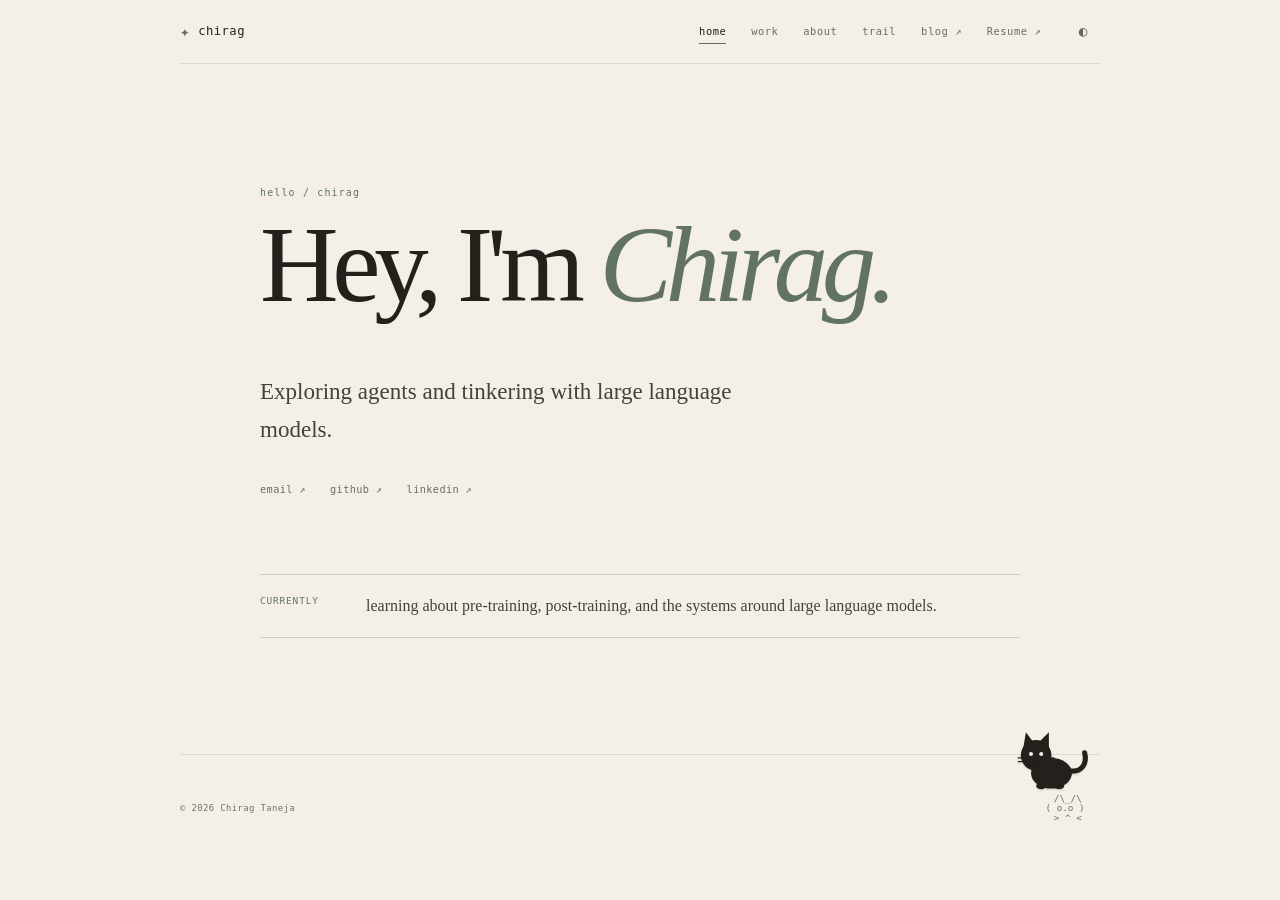
<file: index.html>
<!doctype html>
<html lang="en">
<head>
  <meta charset="utf-8">
  <meta name="viewport" content="width=device-width, initial-scale=1">
  <meta name="description" content="Chirag Taneja — exploring agents and tinkering with large language models.">
  <meta name="theme-color" content="#f4f0e8">
  <meta name="color-scheme" content="light dark">
  <link rel="canonical" href="https://ctxnn.github.io/personal-portfolio/">
  <meta property="og:type" content="website">
  <meta property="og:site_name" content="Chirag Taneja">
  <meta property="og:title" content="Chirag Taneja — AI Researcher &amp; Builder">
  <meta property="og:description" content="Exploring agents and tinkering with large language models.">
  <meta property="og:url" content="https://ctxnn.github.io/personal-portfolio/">
  <meta property="og:image" content="https://ctxnn.github.io/personal-portfolio/og-image.png">
  <meta property="og:image:type" content="image/png">
  <meta property="og:image:width" content="1200">
  <meta property="og:image:height" content="630">
  <meta property="og:image:alt" content="Chirag Taneja — AI researcher and builder">
  <meta name="twitter:card" content="summary_large_image">
  <meta name="twitter:title" content="Chirag Taneja — AI Researcher &amp; Builder">
  <meta name="twitter:description" content="Exploring agents and tinkering with large language models.">
  <meta name="twitter:image" content="https://ctxnn.github.io/personal-portfolio/og-image.png">
  <meta name="twitter:image:alt" content="Chirag Taneja — AI researcher and builder">
  <title>Chirag Taneja</title>
  <link rel="icon" href="favicon.svg" type="image/svg+xml">
  <link rel="apple-touch-icon" href="apple-touch-icon.png">
  <link rel="stylesheet" href="styles.css">
</head>
<body>
  <a class="skip-link" href="#main">Skip to content</a>
  <div class="page">
    <header class="site-header">
      <a class="wordmark" href="index.html" aria-label="Chirag — home"><span aria-hidden="true">✦</span>chirag</a>
      <nav aria-label="Primary navigation">
        <a aria-current="page" href="index.html">home</a>
        <a href="work.html">work</a>
        <a href="about.html">about</a>
        <a href="trail.html">trail</a>
        <a href="https://ctxnn.github.io/blog/" target="_blank" rel="noreferrer">blog <span aria-hidden="true">↗</span></a>
        <a href="Chirag_Taneja_Resume_Final_August.pdf" target="_blank" rel="noreferrer">Resume <span aria-hidden="true">↗</span></a>
        <button class="theme-toggle" id="themeToggle" type="button" aria-label="Switch to dark mode">◐</button>
      </nav>
    </header>

    <main id="main">
      <section class="home-hero" aria-labelledby="hero-title">
        <p class="eyebrow">hello / chirag</p>
	<h1 id="hero-title">Hey, I'm <em>Chirag.</em></h1>
        <p class="hero-intro">Exploring agents and tinkering with large language models.</p>

        <div class="hero-links" aria-label="Contact and profile links">
          <a href="mailto:chiragtaneja.work@gmail.com">email ↗</a>
          <a href="https://github.com/ctxnn" target="_blank" rel="noreferrer">github ↗</a>
          <a href="https://www.linkedin.com/in/chirag-taneja20" target="_blank" rel="noreferrer">linkedin ↗</a>
        </div>

        <div class="now-line">
          <span>currently</span>
          <p>learning about pre-training, post-training, and the systems around large language models.</p>
        </div>
      </section>
    </main>

    <footer class="site-footer">
      <p>© <span id="year"></span> Chirag Taneja</p>
      <button class="footer-cat-button" type="button" data-footer-cat aria-label="Pet the cat" aria-pressed="false" title="Pet the cat">
        <span class="footer-cat-art" data-cat-face aria-hidden="true"> /\_/\
( o.o )
 &gt; ^ &lt;</span>
        <span class="footer-cat-purr" aria-hidden="true">purr</span>
        <span class="visually-hidden" data-cat-status aria-live="polite"></span>
      </button>
    </footer>

    <button class="cat-pet" type="button" data-cat-pet data-mood="idle" aria-label="Pet the cat. Drag to move." aria-pressed="false" title="Pet or drag the cat">
      <svg class="cat-sprite" viewBox="0 0 72 64" width="92" height="82" aria-hidden="true" focusable="false">
        <g class="cat-body-group">
          <path class="cat-tail" d="M48 38c10 2 14-6 12-14" fill="none" stroke="currentColor" stroke-width="4" stroke-linecap="round"/>
          <ellipse class="cat-body" cx="34" cy="40" rx="16" ry="12"/>
          <circle class="cat-head" cx="22" cy="26" r="12"/>
          <path class="cat-ear cat-ear-l" d="M12 20 L14 8 L20 16 Z"/>
          <path class="cat-ear cat-ear-r" d="M24 16 L32 8 L32 20 Z"/>
          <circle class="cat-eye cat-eye-l" cx="18" cy="25" r="1.6"/>
          <circle class="cat-eye cat-eye-r" cx="26" cy="25" r="1.6"/>
          <ellipse class="cat-eye-closed cat-eye-closed-l" cx="18" cy="25" rx="2" ry="0.7"/>
          <ellipse class="cat-eye-closed cat-eye-closed-r" cx="26" cy="25" rx="2" ry="0.7"/>
          <ellipse class="cat-nose" cx="22" cy="29" rx="1.4" ry="1"/>
          <path class="cat-mouth" d="M20 31.5 Q22 33.5 24 31.5" fill="none" stroke="currentColor" stroke-width="1.2" stroke-linecap="round"/>
          <path class="cat-whisker" d="M8 28 H16 M8 31 H16 M28 28 H36 M28 31 H36" fill="none" stroke="currentColor" stroke-width="1" stroke-linecap="round"/>
          <ellipse class="cat-paw cat-paw-l" cx="26" cy="50" rx="4" ry="2.5"/>
          <ellipse class="cat-paw cat-paw-r" cx="40" cy="50" rx="4" ry="2.5"/>
          <path class="cat-zzz" d="M50 10 h6 l-6 7 h6" fill="none" stroke="currentColor" stroke-width="1.4" stroke-linecap="round" stroke-linejoin="round"/>
        </g>
      </svg>
      <span class="cat-pet-bubble" data-cat-bubble aria-hidden="true">purr</span>
      <span class="visually-hidden" data-cat-pet-status aria-live="polite"></span>
    </button>
  </div>
  <script src="main.js"></script>
</body>
</html>
</file>
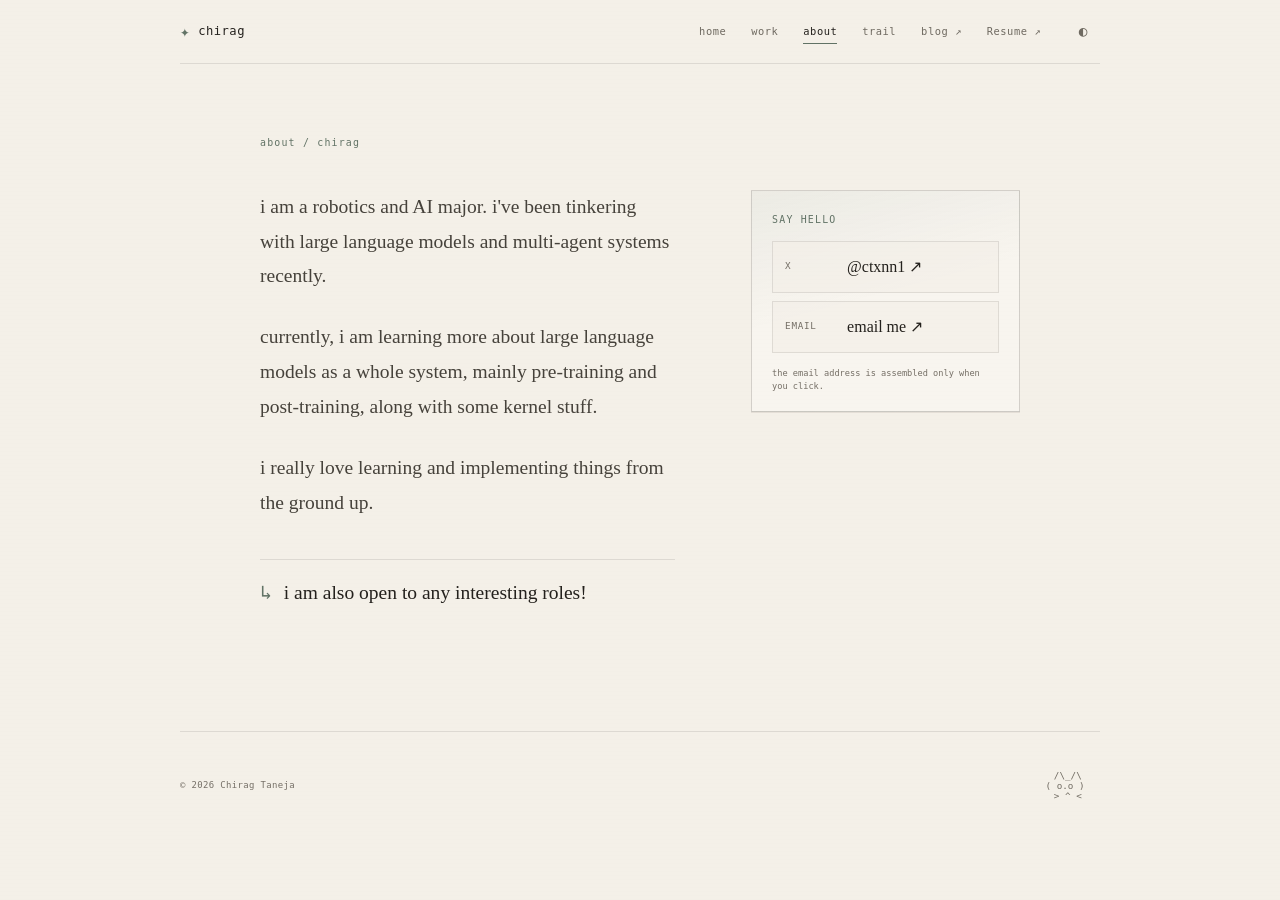
<file: about.html>
<!doctype html>
<html lang="en">
<head>
  <meta charset="utf-8">
  <meta name="viewport" content="width=device-width, initial-scale=1">
  <meta name="description" content="About Chirag — large language models, multi-agent systems, and building from the ground up.">
  <meta name="theme-color" content="#f4f0e8">
  <meta name="color-scheme" content="light dark">
  <link rel="canonical" href="https://ctxnn.github.io/personal-portfolio/about.html">
  <meta property="og:type" content="profile">
  <meta property="og:site_name" content="Chirag Taneja">
  <meta property="og:title" content="About — Chirag Taneja">
  <meta property="og:description" content="Learning about large language models and building systems from the ground up.">
  <meta property="og:url" content="https://ctxnn.github.io/personal-portfolio/about.html">
  <meta property="og:image" content="https://ctxnn.github.io/personal-portfolio/og-image.png">
  <meta name="twitter:card" content="summary_large_image">
  <meta name="twitter:title" content="About — Chirag Taneja">
  <meta name="twitter:description" content="Learning about large language models and building systems from the ground up.">
  <meta name="twitter:image" content="https://ctxnn.github.io/personal-portfolio/og-image.png">
  <title>About — Chirag Taneja</title>
  <link rel="icon" href="favicon.svg" type="image/svg+xml">
  <link rel="apple-touch-icon" href="apple-touch-icon.png">
  <link rel="stylesheet" href="styles.css">
</head>
<body>
  <a class="skip-link" href="#main">Skip to content</a>
  <div class="page">
    <header class="site-header">
      <a class="wordmark" href="index.html" aria-label="Chirag — home"><span aria-hidden="true">✦</span>chirag</a>
      <nav aria-label="Primary navigation">
        <a href="index.html">home</a>
        <a href="work.html">work</a>
        <a aria-current="page" href="about.html">about</a>
        <a href="trail.html">trail</a>
        <a href="https://ctxnn.github.io/blog/" target="_blank" rel="noreferrer">blog <span aria-hidden="true">↗</span></a>
        <a href="Chirag_Taneja_Resume_Final_August.pdf" target="_blank" rel="noreferrer">Resume <span aria-hidden="true">↗</span></a>
        <button class="theme-toggle" id="themeToggle" type="button" aria-label="Switch to dark mode">◐</button>
      </nav>
    </header>

    <main id="main" class="article-shell about-shell">
      <section class="about-page" aria-labelledby="about-title">
        <p class="eyebrow">about / chirag</p>
        <h1 id="about-title" class="visually-hidden">About Chirag</h1>

        <div class="about-layout">
          <div class="about-main">
            <div class="about-copy">
              <p>i am a robotics and AI major. i've been tinkering with large language models and multi-agent systems recently.</p>
              <p>currently, i am learning more about large language models as a whole system, mainly pre-training and post-training, along with some kernel stuff.</p>
              <p>i really love learning and implementing things from the ground up.</p>
              <p class="about-availability"><span aria-hidden="true">↳</span>i am also open to any interesting roles!</p>
            </div>
          </div>

          <aside class="about-contact" id="contact" aria-labelledby="contact-title">
            <h2 id="contact-title">say hello</h2>
            <div class="contact-list">
              <a href="https://x.com/ctxnn1" target="_blank" rel="me noreferrer"><span>x</span><strong>@ctxnn1 ↗</strong></a>
              <button type="button" data-email-contact="moc.liamg@krow.ajenatgarihc"><span>email</span><strong>email me ↗</strong></button>
            </div>
            <p class="contact-note">the email address is assembled only when you click.</p>
          </aside>
        </div>
      </section>
    </main>

    <footer class="site-footer">
      <p>© <span id="year"></span> Chirag Taneja</p>
      <button class="footer-cat-button" type="button" data-footer-cat aria-label="Pet the cat" aria-pressed="false" title="Pet the cat">
        <span class="footer-cat-art" data-cat-face aria-hidden="true"> /\_/\
( o.o )
 &gt; ^ &lt;</span>
        <span class="footer-cat-purr" aria-hidden="true">purr</span>
        <span class="visually-hidden" data-cat-status aria-live="polite"></span>
      </button>
    </footer>
  </div>
  <script src="main.js"></script>
</body>
</html>
</file>
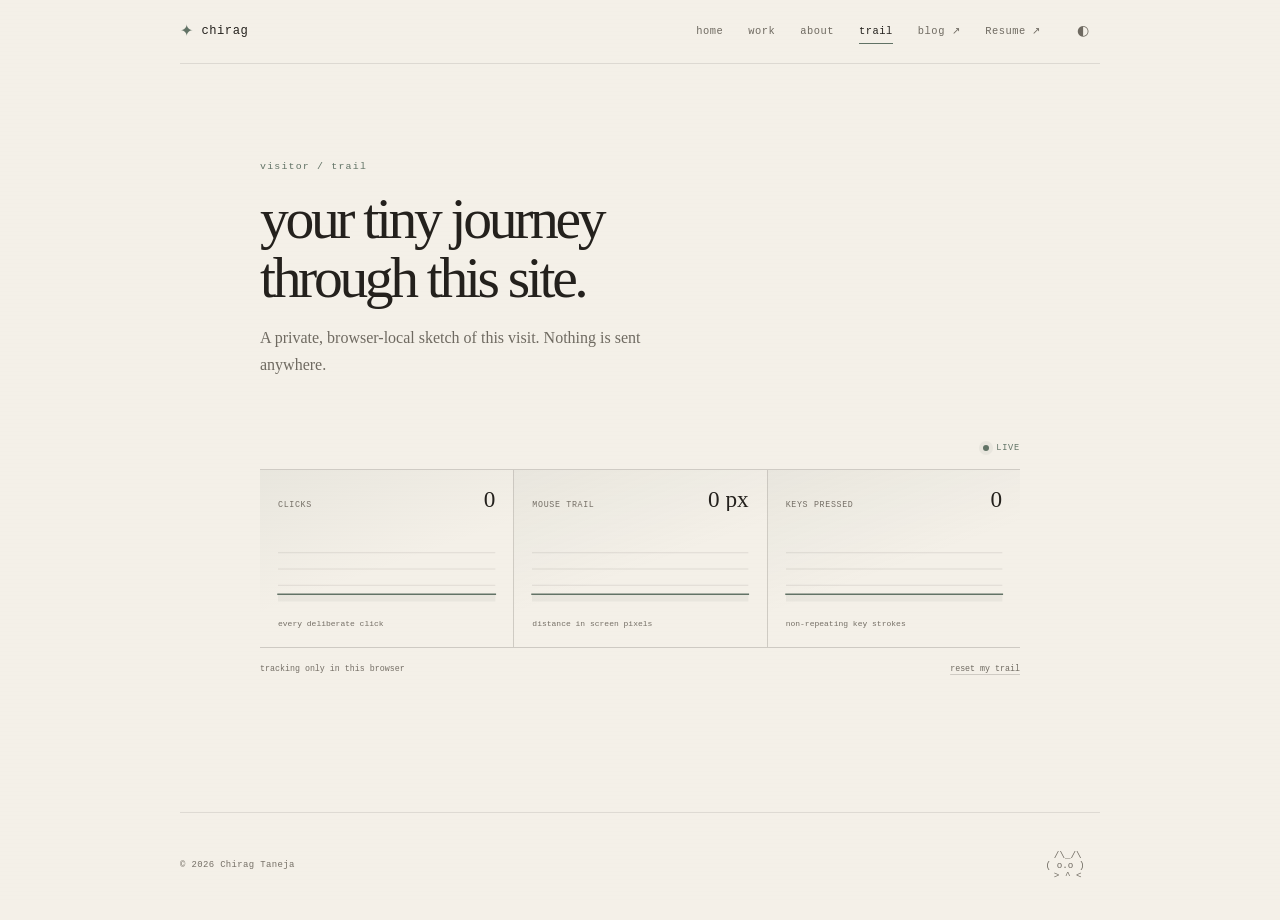
<file: trail.html>
<!doctype html>
<html lang="en">
<head>
  <meta charset="utf-8">
  <meta name="viewport" content="width=device-width, initial-scale=1">
  <meta name="description" content="A private, browser-local sketch of your visit to Chirag Taneja’s site.">
  <meta name="theme-color" content="#f4f0e8">
  <meta name="color-scheme" content="light dark">
  <link rel="canonical" href="https://ctxnn.github.io/personal-portfolio/trail.html">
  <meta property="og:type" content="website">
  <meta property="og:site_name" content="Chirag Taneja">
  <meta property="og:title" content="Trail — Chirag Taneja">
  <meta property="og:description" content="A private, browser-local sketch of your visit. Nothing is sent anywhere.">
  <meta property="og:url" content="https://ctxnn.github.io/personal-portfolio/trail.html">
  <meta property="og:image" content="https://ctxnn.github.io/personal-portfolio/og-image.png">
  <meta name="twitter:card" content="summary_large_image">
  <meta name="twitter:title" content="Trail — Chirag Taneja">
  <meta name="twitter:description" content="A private, browser-local sketch of your visit. Nothing is sent anywhere.">
  <meta name="twitter:image" content="https://ctxnn.github.io/personal-portfolio/og-image.png">
  <title>Trail — Chirag Taneja</title>
  <link rel="icon" href="favicon.svg" type="image/svg+xml">
  <link rel="apple-touch-icon" href="apple-touch-icon.png">
  <link rel="stylesheet" href="styles.css">
</head>
<body>
  <a class="skip-link" href="#main">Skip to content</a>
  <div class="page">
    <header class="site-header">
      <a class="wordmark" href="index.html" aria-label="Chirag — home"><span aria-hidden="true">✦</span>chirag</a>
      <nav aria-label="Primary navigation">
        <a href="index.html">home</a>
        <a href="work.html">work</a>
        <a href="about.html">about</a>
        <a aria-current="page" href="trail.html">trail</a>
        <a href="https://ctxnn.github.io/blog/" target="_blank" rel="noreferrer">blog <span aria-hidden="true">↗</span></a>
        <a href="Chirag_Taneja_Resume_Final_August.pdf" target="_blank" rel="noreferrer">Resume <span aria-hidden="true">↗</span></a>
        <button class="theme-toggle" id="themeToggle" type="button" aria-label="Switch to dark mode">◐</button>
      </nav>
    </header>

    <main id="main" class="article-shell">
      <section class="trail-page" aria-labelledby="trail-title">
        <header class="trail-header">
          <p class="eyebrow">visitor / trail</p>
          <h1 id="trail-title">your tiny journey through this site.</h1>
          <p class="trail-lead">A private, browser-local sketch of this visit. Nothing is sent anywhere.</p>
        </header>

        <section class="interaction-log" data-interaction-dashboard aria-labelledby="interaction-title">
          <div class="interaction-heading">
            <h2 id="interaction-title" class="visually-hidden">Interaction metrics</h2>
            <span class="live-label"><i aria-hidden="true"></i> live</span>
          </div>

          <div class="stat-grid">
            <article class="stat-card" data-metric="clicks">
              <header><span>clicks</span><strong data-metric-value>0</strong></header>
              <div class="chart-wrap">
                <svg viewBox="0 0 240 72" role="img" aria-label="Recent click activity">
                  <path class="chart-grid" d="M0 18H240M0 36H240M0 54H240"></path>
                  <path class="chart-area" data-chart-area></path>
                  <polyline class="chart-line" data-chart-line points=""></polyline>
                </svg>
              </div>
              <p>every deliberate click</p>
            </article>

            <article class="stat-card" data-metric="distance">
              <header><span>mouse trail</span><strong data-metric-value>0 px</strong></header>
              <div class="chart-wrap">
                <svg viewBox="0 0 240 72" role="img" aria-label="Recent mouse movement">
                  <path class="chart-grid" d="M0 18H240M0 36H240M0 54H240"></path>
                  <path class="chart-area" data-chart-area></path>
                  <polyline class="chart-line" data-chart-line points=""></polyline>
                </svg>
              </div>
              <p>distance in screen pixels</p>
            </article>

            <article class="stat-card" data-metric="keys">
              <header><span>keys pressed</span><strong data-metric-value>0</strong></header>
              <div class="chart-wrap">
                <svg viewBox="0 0 240 72" role="img" aria-label="Recent keyboard activity">
                  <path class="chart-grid" d="M0 18H240M0 36H240M0 54H240"></path>
                  <path class="chart-area" data-chart-area></path>
                  <polyline class="chart-line" data-chart-line points=""></polyline>
                </svg>
              </div>
              <p>non-repeating key strokes</p>
            </article>
          </div>

          <div class="interaction-footer">
            <span data-tracking-status>tracking only in this browser</span>
            <button type="button" data-reset-interactions>reset my trail</button>
          </div>
        </section>
      </section>
    </main>

    <footer class="site-footer">
      <p>© <span id="year"></span> Chirag Taneja</p>
      <button class="footer-cat-button" type="button" data-footer-cat aria-label="Pet the cat" aria-pressed="false" title="Pet the cat">
        <span class="footer-cat-art" data-cat-face aria-hidden="true"> /\_/\
( o.o )
 &gt; ^ &lt;</span>
        <span class="footer-cat-purr" aria-hidden="true">purr</span>
        <span class="visually-hidden" data-cat-status aria-live="polite"></span>
      </button>
    </footer>
  </div>
  <script src="main.js"></script>
</body>
</html>
</file>
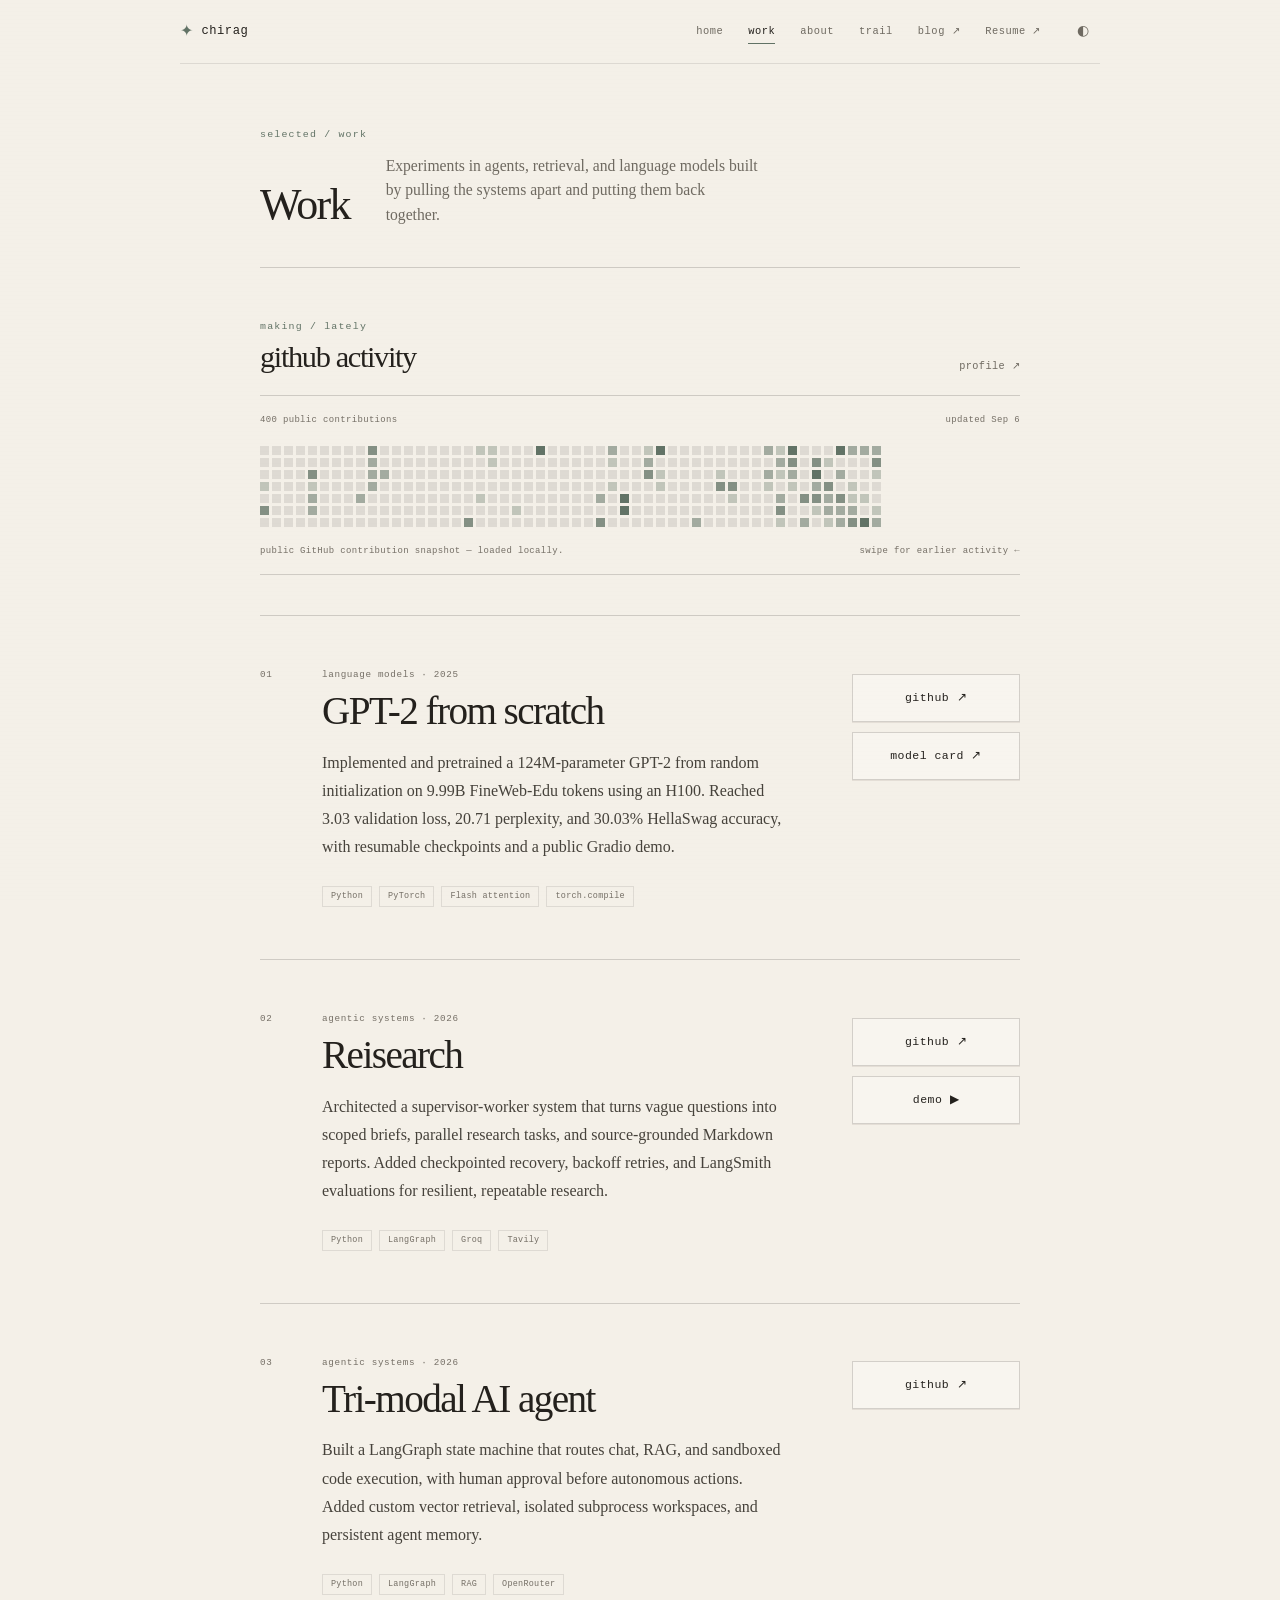
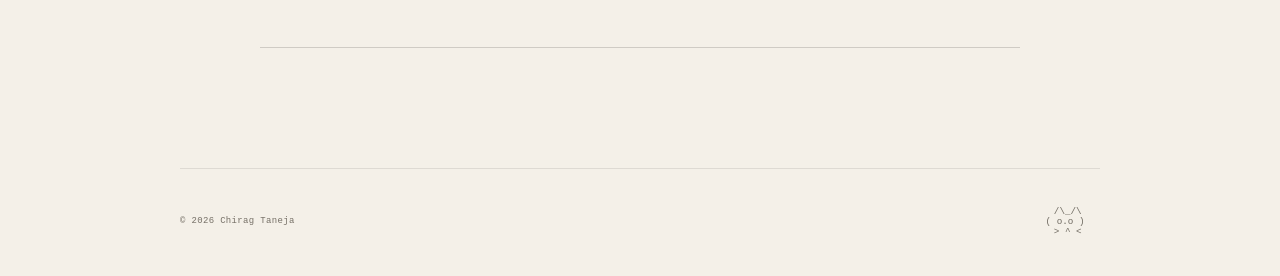
<file: work.html>
<!doctype html>
<html lang="en">
<head>
  <meta charset="utf-8">
  <meta name="viewport" content="width=device-width, initial-scale=1">
  <meta name="description" content="Selected AI systems and language-model work by Chirag Taneja.">
  <meta name="theme-color" content="#f4f0e8">
  <meta name="color-scheme" content="light dark">
  <link rel="canonical" href="https://ctxnn.github.io/personal-portfolio/work.html">
  <meta property="og:type" content="website">
  <meta property="og:site_name" content="Chirag Taneja">
  <meta property="og:title" content="Selected Work — Chirag Taneja">
  <meta property="og:description" content="Agentic research systems and language models built from first principles.">
  <meta property="og:url" content="https://ctxnn.github.io/personal-portfolio/work.html">
  <meta property="og:image" content="https://ctxnn.github.io/personal-portfolio/og-image.png">
  <meta name="twitter:card" content="summary_large_image">
  <meta name="twitter:title" content="Selected Work — Chirag Taneja">
  <meta name="twitter:description" content="Agentic research systems and language models built from first principles.">
  <meta name="twitter:image" content="https://ctxnn.github.io/personal-portfolio/og-image.png">
  <title>Work — Chirag Taneja</title>
  <link rel="icon" href="favicon.svg" type="image/svg+xml">
  <link rel="apple-touch-icon" href="apple-touch-icon.png">
  <link rel="stylesheet" href="styles.css">
</head>
<body>
  <a class="skip-link" href="#main">Skip to content</a>
  <div class="page">
    <header class="site-header">
      <a class="wordmark" href="index.html" aria-label="Chirag — home"><span aria-hidden="true">✦</span>chirag</a>
      <nav aria-label="Primary navigation">
        <a href="index.html">home</a>
        <a aria-current="page" href="work.html">work</a>
        <a href="about.html">about</a>
        <a href="trail.html">trail</a>
        <a href="https://ctxnn.github.io/blog/" target="_blank" rel="noreferrer">blog <span aria-hidden="true">↗</span></a>
        <a href="Chirag_Taneja_Resume_Final_August.pdf" target="_blank" rel="noreferrer">Resume <span aria-hidden="true">↗</span></a>
        <button class="theme-toggle" id="themeToggle" type="button" aria-label="Switch to dark mode">◐</button>
      </nav>
    </header>

    <main id="main" class="article-shell work-page">
      <header class="work-hero">
        <p class="eyebrow">selected / work</p>
        <div class="work-hero-row">
          <h1 id="work-title">Work</h1>
          <p class="work-lead">Experiments in agents, retrieval, and language models built by pulling the systems apart and putting them back together.</p>
        </div>
      </header>

      <section class="activity work-activity" aria-labelledby="activity-title">
        <div class="section-heading">
          <div>
            <p class="eyebrow">making / lately</p>
            <h2 id="activity-title">github activity</h2>
          </div>
          <a class="text-link" href="https://github.com/ctxnn" target="_blank" rel="noreferrer">profile ↗</a>
        </div>
        <div class="activity-frame">
          <div class="activity-meta"><span id="activity-total">Loading public contributions…</span><span id="activity-updated">local snapshot</span></div>
          <div class="activity-scroll" id="activityScroll" tabindex="0" aria-label="Scrollable GitHub contribution history; recent activity appears at the right">
            <div class="activity-grid" id="activityGrid" role="img" aria-label="GitHub contribution activity for the last year" aria-busy="true"></div>
          </div>
          <div class="activity-footer">
            <p id="activityNote">public GitHub contribution activity.</p>
            <span aria-hidden="true">swipe for earlier activity ←</span>
          </div>
        </div>
      </section>

      <section class="project-list" aria-label="Projects">
        <article class="project-row">
          <p class="project-number">01</p>
          <div class="project-copy">
            <p class="project-type">language models · 2025</p>
            <h2>GPT-2 from scratch</h2>
            <p>Implemented and pretrained a 124M-parameter GPT-2 from random initialization on 9.99B FineWeb-Edu tokens using an H100. Reached 3.03 validation loss, 20.71 perplexity, and 30.03% HellaSwag accuracy, with resumable checkpoints and a public Gradio demo.</p>
            <ul class="tags"><li>Python</li><li>PyTorch</li><li>Flash attention</li><li>torch.compile</li></ul>
          </div>
          <div class="project-actions">
            <a href="https://github.com/ctxnn/gpt-2" target="_blank" rel="noreferrer">github ↗</a>
            <a href="https://ctxnn.github.io/gpt-2/" target="_blank" rel="noreferrer">model card ↗</a>
          </div>
        </article>

        <article class="project-row">
          <p class="project-number">02</p>
          <div class="project-copy">
            <p class="project-type">agentic systems · 2026</p>
            <h2>Reisearch</h2>
            <p>Architected a supervisor-worker system that turns vague questions into scoped briefs, parallel research tasks, and source-grounded Markdown reports. Added checkpointed recovery, backoff retries, and LangSmith evaluations for resilient, repeatable research.</p>
            <ul class="tags"><li>Python</li><li>LangGraph</li><li>Groq</li><li>Tavily</li></ul>
          </div>
          <div class="project-actions">
            <a href="https://github.com/ctxnn/deepresearch-agent" target="_blank" rel="noreferrer">github ↗</a>
            <a href="https://drive.google.com/file/d/1elC9nwQzFdYbbjlPe7gA7SgOvIEFv1Pq/view?usp=sharing" target="_blank" rel="noreferrer">demo ▶</a>
          </div>
        </article>

        <article class="project-row">
          <p class="project-number">03</p>
          <div class="project-copy">
            <p class="project-type">agentic systems · 2026</p>
            <h2>Tri-modal AI agent</h2>
            <p>Built a LangGraph state machine that routes chat, RAG, and sandboxed code execution, with human approval before autonomous actions. Added custom vector retrieval, isolated subprocess workspaces, and persistent agent memory.</p>
            <ul class="tags"><li>Python</li><li>LangGraph</li><li>RAG</li><li>OpenRouter</li></ul>
          </div>
          <div class="project-actions">
            <a href="https://github.com/ctxnn/CKC-agent" target="_blank" rel="noreferrer">github ↗</a>
          </div>
        </article>
      </section>
    </main>

    <footer class="site-footer">
      <p>© <span id="year"></span> Chirag Taneja</p>
      <button class="footer-cat-button" type="button" data-footer-cat aria-label="Pet the cat" aria-pressed="false" title="Pet the cat">
        <span class="footer-cat-art" data-cat-face aria-hidden="true"> /\_/\
( o.o )
 &gt; ^ &lt;</span>
        <span class="footer-cat-purr" aria-hidden="true">purr</span>
        <span class="visually-hidden" data-cat-status aria-live="polite"></span>
      </button>
    </footer>
  </div>
  <script src="github-activity.js"></script>
  <script src="main.js"></script>
</body>
</html>
</file>
<file: styles.css>
:root {
  color-scheme: light;
  --bg: #f4f0e8;
  --surface: #ebe6dc;
  --surface-raised: #f8f5ef;
  --text: #46423b;
  --text-strong: #24211d;
  --muted: #6f6a61;
  --faint: #756f66;
  --line: rgba(48, 44, 38, 0.11);
  --line-strong: rgba(48, 44, 38, 0.19);
  --signal: #627366;
  --signal-soft: rgba(98, 115, 102, 0.08);
  --selection: rgba(98, 115, 102, 0.17);
  --scanline: rgba(48, 44, 38, 0.008);
  --shadow: rgba(64, 53, 42, 0.09);
  --sans: Inter, ui-sans-serif, -apple-system, BlinkMacSystemFont, "Segoe UI", sans-serif;
  --serif: Charter, "Bitstream Charter", "Sitka Text", Cambria, serif;
  --mono: "SFMono-Regular", "Cascadia Code", "Roboto Mono", Consolas, monospace;
  --page-width: 920px;
  --reading-width: 760px;
}

:root[data-theme="dark"] {
  color-scheme: dark;
  --bg: #121210;
  --surface: #191815;
  --surface-raised: #1d1c19;
  --text: #cbc6bc;
  --text-strong: #ebe7de;
  --muted: #9a958b;
  --faint: #7d786f;
  --line: rgba(235, 231, 222, 0.1);
  --line-strong: rgba(235, 231, 222, 0.18);
  --signal: #aab8aa;
  --signal-soft: rgba(170, 184, 170, 0.08);
  --selection: rgba(170, 184, 170, 0.22);
  --scanline: rgba(235, 231, 222, 0.008);
  --shadow: rgba(0, 0, 0, 0.22);
}

* {
  box-sizing: border-box;
}

html {
  min-width: 320px;
  scroll-behavior: smooth;
}

body {
  min-width: 320px;
  min-height: 100vh;
  margin: 0;
  background: var(--bg);
  color: var(--text);
  font: 16px/1.65 var(--sans);
  -webkit-font-smoothing: antialiased;
  text-rendering: optimizeLegibility;
}

body::before {
  content: "";
  position: fixed;
  inset: 0;
  z-index: 20;
  pointer-events: none;
  background: repeating-linear-gradient(to bottom, transparent 0, transparent 3px, var(--scanline) 4px);
}

::selection {
  background: var(--selection);
}

a,
button {
  color: inherit;
}

a {
  text-decoration-thickness: 1px;
  text-underline-offset: 0.22em;
}

button,
a {
  -webkit-tap-highlight-color: transparent;
}

:focus-visible {
  outline: 1px solid var(--signal);
  outline-offset: 4px;
}

.skip-link {
  position: fixed;
  top: 10px;
  left: 10px;
  z-index: 100;
  padding: 8px 11px;
  background: var(--text-strong);
  color: var(--bg);
  font: 0.66rem/1 var(--mono);
  transform: translateY(-180%);
}

.skip-link:focus {
  transform: translateY(0);
}

.visually-hidden {
  position: absolute;
  width: 1px;
  height: 1px;
  padding: 0;
  overflow: hidden;
  clip: rect(0 0 0 0);
  white-space: nowrap;
  border: 0;
}

.page {
  width: min(var(--page-width), calc(100% - 40px));
  min-height: 100vh;
  margin: 0 auto;
}

.site-header {
  min-height: 64px;
  display: flex;
  align-items: center;
  justify-content: space-between;
  gap: 28px;
  border-bottom: 1px solid var(--line);
}

.wordmark {
  display: inline-flex;
  flex: 0 0 auto;
  align-items: center;
  gap: 8px;
  color: var(--text-strong);
  font: 0.76rem/1 var(--mono);
  letter-spacing: 0.04em;
  text-decoration: none;
}

.wordmark span {
  color: var(--signal);
  font-size: 1rem;
}

.site-header nav {
  display: flex;
  align-items: center;
  justify-content: flex-end;
  gap: clamp(14px, 2.2vw, 25px);
  min-width: 0;
}

.site-header nav a {
  position: relative;
  color: var(--muted);
  font: 0.65rem/1 var(--mono);
  letter-spacing: 0.05em;
  text-decoration: none;
  white-space: nowrap;
}

.site-header nav a:hover,
.site-header nav a[aria-current="page"] {
  color: var(--text-strong);
}

.site-header nav a[aria-current="page"]::after {
  content: "";
  position: absolute;
  right: 0;
  bottom: -7px;
  left: 0;
  height: 1px;
  background: var(--signal);
}

.site-header nav a small {
  position: absolute;
  top: -0.72rem;
  right: -0.62rem;
  color: var(--signal);
  font: 0.42rem/1 var(--mono);
  letter-spacing: 0;
}

.theme-toggle {
  width: 34px;
  height: 34px;
  display: grid;
  flex: 0 0 34px;
  place-items: center;
  padding: 0;
  border: 1px solid transparent;
  border-radius: 50%;
  background: transparent;
  color: var(--muted);
  cursor: pointer;
  font: 0.9rem/1 var(--mono);
}

.theme-toggle:hover {
  border-color: var(--line-strong);
  background: var(--signal-soft);
  color: var(--signal);
}

.article-shell {
  width: min(var(--reading-width), 100%);
  margin-inline: auto;
  padding: clamp(58px, 8vw, 96px) 0 120px;
}

.eyebrow {
  margin: 0 0 16px;
  color: var(--signal);
  font: 0.62rem/1.4 var(--mono);
  letter-spacing: 0.12em;
  text-transform: lowercase;
}

.home-hero {
  width: min(var(--reading-width), 100%);
  margin-inline: auto;
  padding: clamp(72px, 11vw, 122px) 0 clamp(76px, 11vw, 116px);
}

.home-hero h1,
.trail-header h1 {
  margin: 0;
  color: var(--text-strong);
  font-family: var(--serif);
  font-weight: 400;
  letter-spacing: -0.058em;
}

.home-hero h1 {
  max-width: 12ch;
  font-size: clamp(3.7rem, 9vw, 6.8rem);
  line-height: 0.9;
}

.home-hero h1 em {
  color: var(--signal);
  font-weight: 400;
}

.hero-intro {
  max-width: 45ch;
  margin: clamp(38px, 6vw, 58px) 0 0;
  color: var(--text);
  font: clamp(1.15rem, 2.2vw, 1.44rem)/1.65 var(--serif);
}

.hero-links {
  display: flex;
  flex-wrap: wrap;
  gap: 10px 24px;
  margin-top: 34px;
}

.hero-links a,
.text-link {
  color: var(--muted);
  font: 0.64rem/1.4 var(--mono);
  letter-spacing: 0.04em;
  text-decoration: none;
}

.hero-links a:hover,
.text-link:hover {
  color: var(--signal);
}

.now-line {
  display: grid;
  grid-template-columns: 86px minmax(0, 1fr);
  gap: 20px;
  margin-top: clamp(54px, 8vw, 78px);
  padding: 18px 0;
  border-block: 1px solid var(--line-strong);
}

.now-line span {
  color: var(--signal);
  font: 0.59rem/1.6 var(--mono);
  letter-spacing: 0.09em;
  text-transform: uppercase;
}

.now-line p {
  margin: 0;
  color: var(--text);
  font: 1rem/1.6 var(--serif);
}

.section {
  padding: clamp(68px, 10vw, 104px) 0;
  border-top: 1px solid var(--line-strong);
}

.section-heading {
  display: flex;
  align-items: end;
  justify-content: space-between;
  gap: 28px;
  margin-bottom: 34px;
}

.section-heading .eyebrow {
  margin-bottom: 8px;
}

.section-heading h2 {
  margin: 0;
  color: var(--text-strong);
  font: 400 clamp(2rem, 5vw, 3.2rem)/1.04 var(--serif);
  letter-spacing: -0.045em;
}

.featured-list {
  border-bottom: 1px solid var(--line-strong);
}

.featured-project {
  display: grid;
  grid-template-columns: 34px 180px minmax(0, 1fr) 18px;
  align-items: center;
  gap: 20px;
  min-height: 126px;
  padding: 23px 0;
  border-top: 1px solid var(--line-strong);
  color: inherit;
  text-decoration: none;
}

.featured-project:hover {
  background: linear-gradient(90deg, transparent, var(--signal-soft) 12%, var(--signal-soft) 88%, transparent);
}

.featured-number,
.featured-heading small,
.featured-arrow {
  color: var(--faint);
  font: 0.57rem/1.3 var(--mono);
  letter-spacing: 0.07em;
}

.featured-heading {
  display: flex;
  flex-direction: column;
  gap: 8px;
}

.featured-heading strong {
  color: var(--text-strong);
  font: 400 1.23rem/1.15 var(--serif);
}

.featured-summary {
  max-width: 56ch;
  color: var(--muted);
  font: 0.89rem/1.65 var(--sans);
}

.featured-arrow {
  color: var(--signal);
  font-size: 0.82rem;
  transition: transform 160ms ease;
}

.featured-project:hover .featured-arrow {
  transform: translate(2px, -2px);
}

.activity-frame {
  padding-top: 18px;
  border-block: 1px solid var(--line-strong);
}

.activity-meta,
.activity-footer {
  display: flex;
  justify-content: space-between;
  gap: 18px;
  color: var(--faint);
  font: 0.56rem/1.5 var(--mono);
  letter-spacing: 0.04em;
}

.activity-scroll {
  max-width: 100%;
  margin: 18px 0;
  overflow-x: auto;
  scrollbar-width: thin;
  scrollbar-color: var(--line-strong) transparent;
}

.activity-grid {
  width: max-content;
  display: grid;
  grid-auto-flow: column;
  grid-template-rows: repeat(7, 9px);
  grid-auto-columns: 9px;
  gap: 3px;
  min-height: 81px;
}

.activity-cell {
  width: 9px;
  height: 9px;
  background: var(--line);
}

.activity-cell[data-level="1"] { background: color-mix(in srgb, var(--signal) 35%, transparent); }
.activity-cell[data-level="2"] { background: color-mix(in srgb, var(--signal) 55%, transparent); }
.activity-cell[data-level="3"] { background: color-mix(in srgb, var(--signal) 76%, transparent); }
.activity-cell[data-level="4"] { background: var(--signal); }

.activity-footer {
  padding: 0 0 16px;
}

.activity-footer p {
  margin: 0;
}

.site-footer {
  min-height: 108px;
  display: flex;
  align-items: center;
  justify-content: space-between;
  gap: 24px;
  border-top: 1px solid var(--line);
}

.site-footer > p {
  margin: 0;
  color: var(--faint);
  font: 0.56rem/1.5 var(--mono);
  letter-spacing: 0.04em;
}

.footer-cat-button {
  position: relative;
  min-width: 70px;
  min-height: 58px;
  display: grid;
  place-items: center;
  padding: 5px 8px;
  border: 1px solid transparent;
  border-radius: 4px;
  background: transparent;
  color: var(--muted);
  cursor: pointer;
  font-family: var(--mono);
}

.footer-cat-button:hover,
.footer-cat-button[data-petted="true"] {
  border-color: var(--line);
  background: var(--signal-soft);
  color: var(--signal);
}

.footer-cat-art {
  display: block;
  font: 0.58rem/1.05 var(--mono);
  text-align: center;
  white-space: pre;
  transition: transform 160ms ease;
}

.footer-cat-button:hover .footer-cat-art {
  transform: translateY(-2px);
}

.footer-cat-button[data-petted="true"] .footer-cat-art {
  animation: cat-hop 520ms ease;
}

.footer-cat-purr {
  position: absolute;
  top: -0.35rem;
  right: -0.65rem;
  color: var(--signal);
  font: 0.5rem/1 var(--mono);
  opacity: 0;
  pointer-events: none;
  transform: translate(-3px, 5px) rotate(4deg);
  transition: opacity 120ms ease, transform 220ms ease;
}

.footer-cat-button[data-petted="true"] .footer-cat-purr {
  opacity: 1;
  transform: translate(0, 0) rotate(-4deg);
}

/* Home cat pet */
.cat-pet {
  position: fixed;
  right: max(10px, calc((100vw - var(--page-width)) / 2 - 4px));
  bottom: 96px;
  left: auto;
  top: auto;
  z-index: 15;
  display: grid;
  place-items: end center;
  width: 100px;
  height: 100px;
  padding: 0;
  border: 0;
  background: transparent;
  color: var(--text-strong);
  cursor: grab;
  touch-action: none;
  -webkit-user-select: none;
  user-select: none;
  -webkit-tap-highlight-color: transparent;
}

.cat-pet[data-dragging="true"] {
  cursor: grabbing;
  z-index: 30;
}

.cat-sprite {
  display: block;
  width: 92px;
  height: 82px;
  overflow: visible;
  pointer-events: none;
  filter: drop-shadow(0 2px 0 var(--shadow));
}

.cat-body,
.cat-head,
.cat-ear,
.cat-paw,
.cat-nose {
  fill: currentColor;
}

.cat-eye {
  fill: var(--bg);
}

.cat-eye-closed,
.cat-zzz {
  opacity: 0;
}

.cat-tail,
.cat-mouth,
.cat-whisker,
.cat-zzz {
  stroke: currentColor;
}

.cat-body-group {
  transform-origin: 34px 44px;
  animation: cat-breathe 2.8s ease-in-out infinite;
}

.cat-tail {
  transform-origin: 48px 38px;
  animation: cat-tail-swish 2.4s ease-in-out infinite;
}

.cat-ear-l {
  transform-origin: 16px 16px;
  animation: cat-ear-flick 5s ease-in-out infinite;
}

.cat-pet-bubble {
  position: absolute;
  top: 2px;
  left: 50%;
  min-height: 1em;
  padding: 2px 6px;
  border: 1px solid var(--line-strong);
  background: var(--surface-raised);
  color: var(--signal);
  font: 0.52rem/1 var(--mono);
  letter-spacing: 0.04em;
  opacity: 0;
  pointer-events: none;
  transform: translate(-50%, 4px);
  transition: opacity 140ms ease, transform 220ms ease;
}

.cat-pet[data-mood="purr"] .cat-pet-bubble,
.cat-pet[data-mood="sleep"] .cat-pet-bubble,
.cat-pet[data-mood="stretch"] .cat-pet-bubble,
.cat-pet[data-mood="play"] .cat-pet-bubble,
.cat-pet[data-mood="curious"] .cat-pet-bubble,
.cat-pet[data-mood="loaf"] .cat-pet-bubble {
  opacity: 1;
  transform: translate(-50%, 0);
}

/* Moods */
.cat-pet[data-mood="purr"] {
  color: var(--signal);
}

.cat-pet[data-mood="purr"] .cat-body-group {
  animation: cat-purr 0.28s ease-in-out infinite;
}

.cat-pet[data-mood="purr"] .cat-tail {
  animation: cat-tail-swish 0.7s ease-in-out infinite;
}

.cat-pet[data-mood="sleep"] .cat-eye {
  opacity: 0;
}

.cat-pet[data-mood="sleep"] .cat-eye-closed,
.cat-pet[data-mood="sleep"] .cat-zzz {
  opacity: 1;
}

.cat-pet[data-mood="sleep"] .cat-body-group {
  animation: cat-sleep-breathe 3.4s ease-in-out infinite;
}

.cat-pet[data-mood="sleep"] .cat-zzz {
  animation: cat-zzz 1.8s ease-in-out infinite;
}

.cat-pet[data-mood="sleep"] .cat-tail {
  animation: none;
}

.cat-pet[data-mood="stretch"] .cat-body-group {
  animation: cat-stretch 1.1s ease-in-out;
}

.cat-pet[data-mood="play"] .cat-body-group {
  animation: cat-play-hop 0.55s ease-in-out infinite;
}

.cat-pet[data-mood="curious"] .cat-body-group {
  animation: cat-curious 1.2s ease-in-out infinite;
}

.cat-pet[data-mood="loaf"] .cat-body {
  transform: scaleY(0.82) translateY(3px);
  transform-origin: center;
}

.cat-pet[data-mood="loaf"] .cat-paw {
  opacity: 0.15;
}

.cat-pet[data-mood="loaf"] .cat-tail {
  animation: none;
  transform: rotate(-18deg);
}

.cat-pet:focus-visible {
  outline: 1px solid var(--signal);
  outline-offset: 4px;
}

/* Work */
.work-page {
  padding-top: clamp(40px, 6vw, 64px);
}

.work-hero {
  padding-bottom: clamp(28px, 4vw, 40px);
  border-bottom: 1px solid var(--line-strong);
}

.work-hero .eyebrow {
  margin-bottom: 12px;
}

.work-hero-row {
  display: grid;
  grid-template-columns: auto minmax(0, 1fr);
  gap: clamp(20px, 4vw, 36px);
  align-items: end;
}

.work-hero h1 {
  margin: 0;
  color: var(--text-strong);
  font: 400 clamp(2rem, 4.5vw, 2.75rem)/1 var(--serif);
  letter-spacing: -0.04em;
}

.work-lead {
  max-width: 48ch;
  margin: 0;
  color: var(--muted);
  font: 0.98rem/1.55 var(--serif);
}

.work-activity {
  padding: clamp(36px, 5vw, 52px) 0 clamp(28px, 4vw, 40px);
  border-top: 0;
}

.work-activity .section-heading {
  margin-bottom: 22px;
}

.work-activity .section-heading h2 {
  font-size: clamp(1.45rem, 3vw, 1.9rem);
}

.project-list {
  border-bottom: 1px solid var(--line-strong);
}

.project-row {
  display: grid;
  grid-template-columns: 38px minmax(0, 1fr) minmax(148px, 168px);
  gap: 24px;
  padding: clamp(32px, 5vw, 52px) 0;
  border-top: 1px solid var(--line-strong);
}

.project-number,
.project-type {
  margin: 0;
  color: var(--faint);
  font: 0.58rem/1.5 var(--mono);
  letter-spacing: 0.07em;
}

.project-copy h2 {
  margin: 9px 0 17px;
  color: var(--text-strong);
  font: 400 clamp(1.75rem, 4vw, 2.45rem)/1.04 var(--serif);
  letter-spacing: -0.04em;
}

.project-copy > p:not(.project-type) {
  max-width: 58ch;
  margin: 0;
  color: var(--text);
  font: 1rem/1.76 var(--serif);
}

.tags {
  display: flex;
  flex-wrap: wrap;
  gap: 7px;
  margin: 25px 0 0;
  padding: 0;
  list-style: none;
}

.tags li {
  padding: 5px 8px;
  border: 1px solid var(--line);
  color: var(--faint);
  font: 0.53rem/1 var(--mono);
  letter-spacing: 0.03em;
}

.project-actions {
  display: flex;
  flex-direction: column;
  align-items: stretch;
  gap: 10px;
  padding-top: 0.35rem;
}

.project-actions a {
  display: inline-flex;
  align-items: center;
  justify-content: center;
  min-height: 48px;
  padding: 12px 16px;
  border: 1px solid var(--line-strong);
  background: var(--surface-raised);
  box-shadow: 0 1px 0 var(--shadow);
  color: var(--text-strong);
  font: 0.72rem/1.2 var(--mono);
  letter-spacing: 0.04em;
  text-decoration: none;
  white-space: nowrap;
  transition: border-color 0.15s ease, color 0.15s ease, background-color 0.15s ease;
}

.project-actions a:hover {
  border-color: var(--signal);
  background: var(--signal-soft);
  color: var(--signal);
}

/* About */
.about-shell {
  padding-top: clamp(48px, 7vw, 72px);
}

.about-page > .eyebrow {
  margin-bottom: clamp(28px, 4vw, 40px);
}

.about-layout {
  display: grid;
  grid-template-columns: minmax(0, 1.35fr) minmax(240px, 0.85fr);
  gap: clamp(36px, 6vw, 64px);
  align-items: start;
}

.about-main {
  min-width: 0;
  padding-right: clamp(0px, 2vw, 12px);
}

.about-copy {
  max-width: 52ch;
  color: var(--text);
  font: clamp(1.08rem, 1.7vw, 1.22rem)/1.78 var(--serif);
}

.about-copy p {
  margin: 0 0 1.35em;
}

.about-copy p:last-child {
  margin-bottom: 0;
}

.about-availability {
  display: flex;
  gap: 12px;
  margin-top: 2em !important;
  padding: 16px 0 0;
  border-top: 1px solid var(--line);
  color: var(--text-strong);
}

.about-availability span {
  flex: 0 0 auto;
  color: var(--signal);
  font-family: var(--mono);
}

/* Trail */
.trail-header {
  padding-bottom: clamp(28px, 5vw, 42px);
}

.trail-header h1 {
  max-width: 16ch;
  font-size: clamp(2.4rem, 7vw, 3.6rem);
  line-height: 1.02;
}

.trail-lead {
  max-width: 52ch;
  margin: 18px 0 0;
  color: var(--muted);
  font: 1rem/1.65 var(--serif);
}

.interaction-log {
  margin-top: clamp(12px, 3vw, 24px);
}

.interaction-heading {
  display: flex;
  align-items: center;
  justify-content: flex-end;
  gap: 24px;
  padding-bottom: 16px;
}

.interaction-heading .eyebrow {
  margin-bottom: 9px;
}

.interaction-heading h2:not(.visually-hidden) {
  max-width: 16ch;
  margin: 0;
  color: var(--text-strong);
  font: 400 clamp(2rem, 5vw, 3.15rem)/1.02 var(--serif);
  letter-spacing: -0.045em;
}

.live-label {
  display: inline-flex;
  align-items: center;
  gap: 7px;
  color: var(--signal);
  font: 0.54rem/1 var(--mono);
  letter-spacing: 0.09em;
  text-transform: uppercase;
}

.live-label i {
  width: 6px;
  height: 6px;
  border-radius: 50%;
  background: currentColor;
  box-shadow: 0 0 0 4px var(--signal-soft);
  animation: live-pulse 2.2s ease-in-out infinite;
}

.interaction-note {
  max-width: 60ch;
  margin: 15px 0 28px;
  color: var(--faint);
  font: 0.58rem/1.55 var(--mono);
}

.stat-grid {
  display: grid;
  grid-template-columns: repeat(3, minmax(0, 1fr));
  border-top: 1px solid var(--line-strong);
  border-bottom: 1px solid var(--line-strong);
}

.stat-card {
  min-width: 0;
  padding: 18px 18px 17px;
  border-left: 1px solid var(--line-strong);
  background: linear-gradient(160deg, var(--signal-soft), transparent 54%);
}

.stat-card:first-child {
  border-left: 0;
}

.stat-card header {
  display: flex;
  align-items: baseline;
  justify-content: space-between;
  gap: 10px;
}

.stat-card header span {
  color: var(--faint);
  font: 0.52rem/1.3 var(--mono);
  letter-spacing: 0.08em;
  text-transform: uppercase;
}

.stat-card header strong {
  overflow: hidden;
  color: var(--text-strong);
  font: 400 clamp(1.05rem, 3vw, 1.45rem)/1 var(--serif);
  text-overflow: ellipsis;
  white-space: nowrap;
}

.chart-wrap {
  position: relative;
  margin: 22px 0 13px;
}

.chart-wrap svg {
  width: 100%;
  height: 72px;
  display: block;
  overflow: visible;
}

.chart-grid {
  fill: none;
  stroke: var(--line);
  stroke-width: 1;
  vector-effect: non-scaling-stroke;
}

.chart-area {
  fill: var(--signal-soft);
  stroke: none;
}

.chart-line {
  fill: none;
  stroke: var(--signal);
  stroke-linecap: square;
  stroke-linejoin: miter;
  stroke-width: 1.5;
  vector-effect: non-scaling-stroke;
}

.metric-cat {
  position: absolute;
  right: 3px;
  bottom: 0;
  margin: 0;
  padding: 2px 4px;
  background: color-mix(in srgb, var(--bg) 82%, transparent);
  color: var(--muted);
  font: 0.49rem/1.05 var(--mono);
  text-align: left;
  white-space: pre;
}

.stat-card > p {
  margin: 0;
  color: var(--faint);
  font: 0.5rem/1.45 var(--mono);
}

.interaction-footer {
  min-height: 44px;
  display: flex;
  align-items: center;
  justify-content: space-between;
  gap: 20px;
  color: var(--faint);
  font: 0.52rem/1.5 var(--mono);
}

.interaction-footer button {
  padding: 0;
  border: 0;
  background: transparent;
  color: var(--muted);
  cursor: pointer;
  font: inherit;
  text-decoration: underline;
  text-decoration-color: var(--line-strong);
  text-underline-offset: 3px;
}

.interaction-footer button:hover {
  color: var(--signal);
}

.about-contact {
  position: sticky;
  top: 24px;
  margin: 0;
  padding: 22px 20px 18px;
  border: 1px solid var(--line-strong);
  background:
    linear-gradient(165deg, var(--signal-soft), transparent 48%),
    var(--surface-raised);
  box-shadow: 0 1px 0 var(--shadow);
}

.about-contact h2 {
  margin: 0 0 14px;
  color: var(--signal);
  font: 0.62rem/1.4 var(--mono);
  letter-spacing: 0.12em;
  text-transform: uppercase;
}

.contact-list {
  display: flex;
  flex-direction: column;
  gap: 8px;
}

.contact-list a,
.contact-list button {
  width: 100%;
  min-height: 52px;
  display: grid;
  grid-template-columns: 52px minmax(0, 1fr);
  align-items: center;
  gap: 10px;
  padding: 11px 12px;
  border: 1px solid var(--line);
  border-radius: 0;
  background: color-mix(in srgb, var(--bg) 70%, transparent);
  color: var(--text-strong);
  cursor: pointer;
  font: inherit;
  text-align: left;
  text-decoration: none;
  transition: border-color 0.15s ease, color 0.15s ease, background-color 0.15s ease;
}

.contact-list span {
  color: var(--faint);
  font: 0.58rem/1.4 var(--mono);
  letter-spacing: 0.08em;
  text-transform: uppercase;
}

.contact-list strong {
  font: 400 1rem/1.35 var(--serif);
}

.contact-list a:hover,
.contact-list button:hover {
  border-color: var(--signal);
  background: var(--signal-soft);
  color: var(--signal);
}

.contact-note {
  margin: 14px 0 0;
  color: var(--faint);
  font: 0.54rem/1.5 var(--mono);
}

@keyframes cat-hop {
  0%, 100% { transform: translateY(0) rotate(0); }
  35% { transform: translateY(-5px) rotate(-2deg); }
  65% { transform: translateY(-2px) rotate(2deg); }
}

@keyframes cat-breathe {
  0%, 100% { transform: translateY(0) scale(1, 1); }
  50% { transform: translateY(-1px) scale(1.02, 0.98); }
}

@keyframes cat-tail-swish {
  0%, 100% { transform: rotate(8deg); }
  50% { transform: rotate(-14deg); }
}

@keyframes cat-ear-flick {
  0%, 88%, 100% { transform: rotate(0deg); }
  90% { transform: rotate(-12deg); }
  93% { transform: rotate(8deg); }
  96% { transform: rotate(-4deg); }
}

@keyframes cat-purr {
  0%, 100% { transform: translate(0, 0); }
  25% { transform: translate(-0.6px, 0.4px); }
  50% { transform: translate(0.6px, -0.3px); }
  75% { transform: translate(-0.4px, -0.2px); }
}

@keyframes cat-sleep-breathe {
  0%, 100% { transform: translateY(2px) scale(1.02, 0.94); }
  50% { transform: translateY(3px) scale(1.04, 0.9); }
}

@keyframes cat-zzz {
  0%, 100% { opacity: 0.2; transform: translate(0, 0); }
  50% { opacity: 1; transform: translate(2px, -4px); }
}

@keyframes cat-stretch {
  0%, 100% { transform: scale(1, 1) translateY(0); }
  40% { transform: scale(1.16, 0.88) translateY(2px); }
  70% { transform: scale(0.96, 1.06) translateY(-2px); }
}

@keyframes cat-play-hop {
  0%, 100% { transform: translateY(0) rotate(0deg); }
  35% { transform: translateY(-10px) rotate(-4deg); }
  70% { transform: translateY(-2px) rotate(3deg); }
}

@keyframes cat-curious {
  0%, 100% { transform: rotate(0deg) translateX(0); }
  30% { transform: rotate(-8deg) translateX(-2px); }
  70% { transform: rotate(8deg) translateX(2px); }
}

@keyframes live-pulse {
  0%, 100% { opacity: 0.45; }
  50% { opacity: 1; }
}

@media (max-width: 760px) {
  .page {
    width: min(100% - 28px, var(--page-width));
  }

  .site-header {
    min-height: 74px;
    gap: 16px;
  }

  .site-header nav {
    gap: 13px;
  }

  .site-header nav a {
    font-size: 0.59rem;
  }

  .featured-project {
    grid-template-columns: 28px minmax(0, 1fr) 16px;
    gap: 14px;
  }

  .featured-summary {
    grid-column: 2 / -1;
    padding-right: 24px;
  }

  .featured-arrow {
    grid-column: 3;
    grid-row: 1;
  }

  .work-hero-row {
    grid-template-columns: 1fr;
    gap: 12px;
    align-items: start;
  }

  .project-row {
    grid-template-columns: 28px minmax(0, 1fr);
    gap: 16px;
  }

  .project-actions {
    grid-column: 2;
    flex-direction: row;
    flex-wrap: wrap;
    align-items: stretch;
    padding-top: 4px;
  }

  .project-actions a {
    flex: 1 1 auto;
    min-width: 120px;
    min-height: 46px;
    font-size: 0.7rem;
  }

  .cat-pet {
    right: 8px;
    bottom: 88px;
    width: 84px;
    height: 84px;
  }

  .cat-sprite {
    width: 76px;
    height: 68px;
  }

  .about-layout {
    grid-template-columns: 1fr;
    gap: 36px;
  }

  .about-main {
    padding-right: 0;
  }

  .about-contact {
    position: static;
  }

  .stat-grid {
    grid-template-columns: 1fr;
  }

  .stat-card,
  .stat-card:first-child {
    border-top: 1px solid var(--line-strong);
    border-left: 0;
  }

  .stat-card:first-child {
    border-top: 0;
  }

  .chart-wrap svg {
    height: 86px;
  }
}

@media (max-width: 560px) {
  .site-header {
    min-height: auto;
    display: grid;
    grid-template-columns: 1fr;
    padding: 17px 0 15px;
  }

  .site-header nav {
    justify-content: flex-start;
    overflow-x: auto;
    padding: 3px 2px 8px;
    scrollbar-width: none;
  }

  .site-header nav::-webkit-scrollbar {
    display: none;
  }

  .home-hero h1 {
    font-size: clamp(3.15rem, 17vw, 4.8rem);
  }

  .now-line {
    grid-template-columns: 1fr;
    gap: 8px;
  }

  .section-heading,
  .interaction-heading {
    align-items: flex-start;
  }

  .featured-project {
    min-height: 142px;
  }

  .activity-footer > span {
    display: none;
  }

  .trail-header h1 {
    font-size: clamp(2.4rem, 12vw, 3.4rem);
  }

  .work-hero h1 {
    font-size: clamp(1.85rem, 9vw, 2.4rem);
  }

  .interaction-heading {
    justify-content: flex-start;
  }

  .interaction-footer {
    align-items: flex-start;
    flex-direction: column;
    gap: 5px;
    padding: 11px 0;
  }

  .contact-list a,
  .contact-list button {
    grid-template-columns: 48px minmax(0, 1fr);
    gap: 10px;
  }
}

@media (max-width: 390px) {
  .site-header nav {
    gap: 12px;
  }

  .site-header nav a {
    font-size: 0.56rem;
  }

  .home-hero h1 {
    font-size: 3.05rem;
  }

  .section-heading {
    gap: 14px;
  }

  .featured-project {
    grid-template-columns: 22px minmax(0, 1fr) 14px;
    gap: 11px;
  }
}

@media (prefers-reduced-motion: reduce) {
  html {
    scroll-behavior: auto;
  }

  *,
  *::before,
  *::after {
    animation-duration: 0.01ms !important;
    animation-iteration-count: 1 !important;
    scroll-behavior: auto !important;
    transition-duration: 0.01ms !important;
  }

  .cat-body-group,
  .cat-tail,
  .cat-ear-l,
  .cat-zzz {
    animation: none !important;
  }
}
</file>
